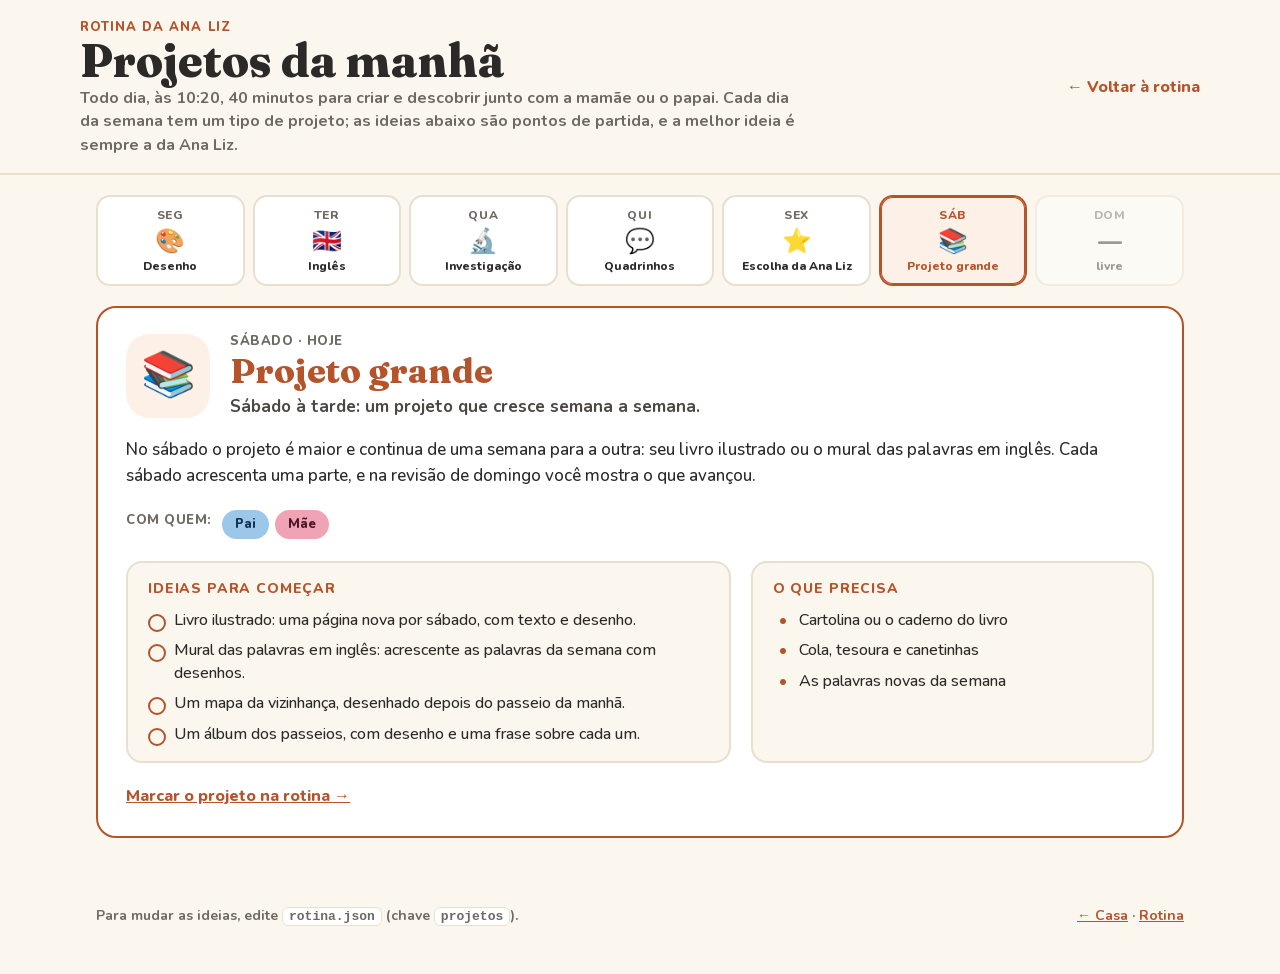
<file: casa/rotina/projetos.html>
<!doctype html>
<html lang="pt-BR">
<head>
  <meta charset="utf-8">
  <meta name="viewport" content="width=device-width, initial-scale=1, viewport-fit=cover">
  <meta name="apple-mobile-web-app-capable" content="yes">
  <meta name="mobile-web-app-capable" content="yes">
  <meta name="apple-mobile-web-app-title" content="Projetos">
  <meta name="theme-color" content="#FBF6EE">
  <link rel="apple-touch-icon" href="/rotina/icon.png">
  <link rel="icon" href="/rotina/icon.png">
  <link rel="preload" href="fonts/fraunces-latin.woff2" as="font" type="font/woff2" crossorigin>
  <link rel="preload" href="fonts/nunito-latin.woff2" as="font" type="font/woff2" crossorigin>
  <link rel="stylesheet" href="rotina.css">
  <title>Projetos da manhã · Rotina da Ana Liz</title>
</head>
<body class="pag-projetos">
  <header class="topo" id="topo">
    <div class="topo-in">
      <div>
        <p class="eyebrow" id="eyebrow">Rotina da Ana Liz</p>
        <div class="dia">
          <h1 id="titulo">Projetos da manhã</h1>
        </div>
        <p class="data" id="intro"></p>
      </div>
      <div class="relogio">
        <a class="voltar" href="./">← Voltar à rotina</a>
      </div>
    </div>
  </header>

  <nav class="semana projetos-nav" id="dias" aria-label="Projeto de cada dia"></nav>

  <main id="lista">
    <p class="carregando">Carregando os projetos…</p>
  </main>

  <div class="conteudo">
    <footer class="rodape">
      <span>Para mudar as ideias, edite <code>rotina.json</code> (chave <code>projetos</code>).</span>
      <span><a href="/">← Casa</a> · <a href="./">Rotina</a></span>
    </footer>
  </div>

  <script src="projetos.js" defer></script>
</body>
</html>
</file>
<file: casa/rotina/rotina.css>
/* Rotina da Ana Liz: mesma identidade do cartaz original (Fraunces + Nunito, papel creme, terracota). */
@font-face { font-family: 'Fraunces'; font-weight: 600 800; font-display: swap; src: url('fonts/fraunces-latin.woff2') format('woff2');
  unicode-range: U+0000-00FF, U+0131, U+0152-0153, U+02BB-02BC, U+02C6, U+02DA, U+02DC, U+0304, U+0308, U+0329, U+2000-206F, U+20AC, U+2122, U+2191, U+2193, U+2212, U+2215, U+FEFF, U+FFFD; }
@font-face { font-family: 'Fraunces'; font-weight: 600 800; font-display: swap; src: url('fonts/fraunces-latin-ext.woff2') format('woff2');
  unicode-range: U+0100-02BA, U+02BD-02C5, U+02C7-02CC, U+02CE-02D7, U+02DD-02FF, U+0304, U+0308, U+0329, U+1D00-1DBF, U+1E00-1E9F, U+1EF2-1EFF, U+2020, U+20A0-20AB, U+20AD-20C0, U+2113, U+2C60-2C7F, U+A720-A7FF; }
@font-face { font-family: 'Nunito'; font-weight: 500 800; font-display: swap; src: url('fonts/nunito-latin.woff2') format('woff2');
  unicode-range: U+0000-00FF, U+0131, U+0152-0153, U+02BB-02BC, U+02C6, U+02DA, U+02DC, U+0304, U+0308, U+0329, U+2000-206F, U+20AC, U+2122, U+2191, U+2193, U+2212, U+2215, U+FEFF, U+FFFD; }
@font-face { font-family: 'Nunito'; font-weight: 500 800; font-display: swap; src: url('fonts/nunito-latin-ext.woff2') format('woff2');
  unicode-range: U+0100-02BA, U+02BD-02C5, U+02C7-02CC, U+02CE-02D7, U+02DD-02FF, U+0304, U+0308, U+0329, U+1D00-1DBF, U+1E00-1E9F, U+1EF2-1EFF, U+2020, U+20A0-20AB, U+20AD-20C0, U+2113, U+2C60-2C7F, U+A720-A7FF; }

:root {
  --papel: #FBF6EE; --cartao: #FFFFFF; --borda: #E8DFCF; --tracejado: #D9CFC0;
  --tinta: #2B2A28; --texto: #4A4744; --apagado: #6E6963;
  --acento: #B5532B; --acento-escuro: #8F3F1F; --agora: #FDF0E6;
  --feito: #2E7A3D; --feito-claro: #E6F2E8;
  --serif: 'Fraunces', Georgia, serif;
}
* { box-sizing: border-box; }
html { -webkit-text-size-adjust: 100%; }
body {
  margin: 0; background: var(--papel); color: var(--tinta);
  font: 500 16px/1.45 'Nunito', 'Trebuchet MS', sans-serif;
  -webkit-tap-highlight-color: transparent;
}
button { font: inherit; color: inherit; }
[hidden] { display: none !important; }

/* Cabeçalho fixo: dia, relógio, agora e progresso. */
.topo {
  position: sticky; top: 0; z-index: 10; background: rgba(251, 246, 238, 0.94);
  -webkit-backdrop-filter: blur(12px); backdrop-filter: blur(12px);
  border-bottom: 2px solid var(--borda); padding: 18px 16px 16px;
}
.topo-in { max-width: 1120px; margin: 0 auto; display: grid; grid-template-columns: 1fr auto; gap: 8px 24px; align-items: end; }
.eyebrow { margin: 0; font-size: 13px; font-weight: 800; letter-spacing: 0.08em; text-transform: uppercase; color: var(--acento); }
.dia { display: flex; align-items: center; gap: 10px; flex-wrap: wrap; }
.dia h1 { margin: 0; font-family: var(--serif); font-weight: 800; font-size: clamp(30px, 4.4vw, 46px); line-height: 1.05; }
.data { margin: 2px 0 0; font-size: 16px; font-weight: 700; color: var(--apagado); }
.nav { display: flex; gap: 6px; align-items: center; }
.nav button {
  width: 40px; height: 40px; border-radius: 999px; border: 2px solid var(--borda); background: var(--cartao);
  font-size: 20px; font-weight: 800; line-height: 1; cursor: pointer; color: var(--apagado);
}
.nav button.hoje { width: auto; padding: 0 14px; font-size: 14px; color: var(--acento); border-color: var(--acento); }
.agenda { position: relative; margin-top: 8px; }
.agenda-btn {
  border: 2px solid var(--borda); background: var(--cartao); border-radius: 999px; padding: 5px 12px 5px 10px;
  font-size: 13px; font-weight: 800; color: var(--texto); cursor: pointer; display: inline-flex; align-items: center; gap: 6px;
}
.agenda-btn::before { content: ''; width: 8px; height: 8px; border-radius: 50%; background: var(--acento); }
.agenda-btn.trocada { border-color: #F2DDA0; background: #FFF7E0; }
.agenda-btn.trocada::before { background: #C99A1E; }
.agenda-btn small { font-weight: 700; color: var(--apagado); }
.agenda-menu {
  position: absolute; left: 0; top: calc(100% + 6px); z-index: 30; min-width: 240px; padding: 6px;
  background: var(--cartao); border: 2px solid var(--borda); border-radius: 14px; box-shadow: 0 10px 30px rgba(0, 0, 0, 0.14);
  display: flex; flex-direction: column; gap: 2px;
}
.agenda-menu button {
  border: none; background: none; text-align: left; padding: 10px 12px; border-radius: 10px; font-weight: 700; cursor: pointer;
  display: flex; justify-content: space-between; gap: 12px; align-items: center;
}
.agenda-menu button:hover { background: var(--papel); }
.agenda-menu button.ativa { background: var(--agora); color: var(--acento-escuro); }
.agenda-menu button small { font-weight: 700; color: var(--apagado); }
.agenda-menu .sep { border-top: 1px dashed var(--tracejado); margin: 4px 6px; }
.relogio { text-align: right; }
.cron-topo { margin: 4px 0 0; font-family: var(--serif); font-weight: 800; font-size: 22px; color: var(--acento); font-variant-numeric: tabular-nums; }
.cron-topo small { font-family: 'Nunito', sans-serif; font-size: 13px; font-weight: 700; color: var(--apagado); margin-left: 6px; }
.hora { font-family: var(--serif); font-weight: 800; font-size: clamp(40px, 6vw, 64px); line-height: 1; font-variant-numeric: tabular-nums; }
.hora small { font-size: 0.42em; color: var(--apagado); margin-left: 2px; }
.agora-txt { margin: 6px 0 0; font-size: 15px; font-weight: 700; color: var(--texto); max-width: 420px; }
.agora-txt b { color: var(--acento); }
.progresso { grid-column: 1 / -1; display: grid; grid-template-columns: auto 1fr auto; gap: 14px; align-items: center; margin-top: 10px; }
.contagem { font-size: 17px; font-weight: 800; white-space: nowrap; }
.contagem span { font-family: var(--serif); font-size: 24px; }
.barra { height: 16px; border-radius: 999px; background: #EFE6D8; overflow: hidden; }
.barra i { display: block; height: 100%; width: 0; border-radius: 999px; background: linear-gradient(90deg, #E08A62, var(--acento)); transition: width 0.5s ease; }
.completo .barra i { background: linear-gradient(90deg, #5BAE6C, var(--feito)); }
.pct { font-weight: 800; font-size: 17px; min-width: 3.2em; text-align: right; font-variant-numeric: tabular-nums; }
.parabens { grid-column: 1 / -1; margin: 4px 0 0; font-weight: 800; color: var(--feito); }

/* Faixa da semana: um botão por dia, com o progresso daquele dia; toque para ver o dia. */
.semana { max-width: 1120px; margin: 0 auto; padding: 20px 16px 0; display: grid; grid-template-columns: repeat(7, 1fr); gap: 8px; }
.semana:empty { display: none; }
.dia-btn {
  border: 2px solid var(--borda); background: var(--cartao); border-radius: 14px; padding: 10px 6px 9px; cursor: pointer;
  display: flex; flex-direction: column; align-items: center; gap: 5px; color: inherit;
}
.dia-btn .abrev { font-size: 12px; font-weight: 800; letter-spacing: 0.06em; text-transform: uppercase; color: var(--apagado); }
.dia-btn .num { font-family: var(--serif); font-weight: 800; font-size: 22px; line-height: 1; }
.dia-btn .mini { width: 100%; height: 6px; border-radius: 999px; background: #EFE6D8; overflow: hidden; }
.dia-btn .mini i { display: block; height: 100%; width: 0; border-radius: 999px; background: var(--acento); transition: width 0.4s ease; }
.dia-btn .cont { font-size: 12px; font-weight: 700; color: var(--apagado); font-variant-numeric: tabular-nums; }
.dia-btn.hoje { border-color: var(--acento); }
.dia-btn.hoje .abrev { color: var(--acento); }
.dia-btn.visto { background: var(--agora); border-color: var(--acento); box-shadow: inset 0 0 0 1px var(--acento); }
.dia-btn.completo .mini i { background: var(--feito); }
.dia-btn.completo .cont { color: var(--feito); }
.dia-btn.futuro { opacity: 0.55; }
.dia-btn.vazio .mini { visibility: hidden; }

/* Lista de atividades. */
main, .conteudo { max-width: 1120px; margin: 0 auto; padding: 20px 16px 48px; display: flex; flex-direction: column; gap: 20px; }
.aviso-dia { margin: 0; padding: 12px 16px; border-radius: 14px; background: #FFF7E0; border: 2px solid #F2DDA0; font-weight: 700; }
.aviso-dia button { border: none; background: none; padding: 0; color: var(--acento); font-weight: 800; text-decoration: underline; cursor: pointer; }
.bloco { background: var(--cartao); border: 2px solid var(--borda); border-radius: 20px; padding: 20px 24px 8px; }
.bloco h2 { margin: 0 0 6px; font-family: var(--serif); font-weight: 800; font-size: 28px; color: var(--acento); }
.bloco h2 small { font-size: 0.72em; color: var(--apagado); font-weight: 700; }
.bloco-cont { float: right; font-family: 'Nunito', sans-serif; font-size: 14px; font-weight: 800; color: var(--apagado); margin-top: 10px; }

.tarefa {
  position: relative; display: grid; grid-template-columns: 88px 1fr auto; gap: 6px 18px; align-items: start;
  padding: 16px 12px; margin: 0 -12px; border-top: 1px dashed var(--tracejado); border-radius: 14px; transition: background 0.2s;
}
.tarefa:first-of-type { border-top-color: transparent; }
.t-hora { font-family: var(--serif); font-weight: 800; font-size: 22px; padding-top: 1px; font-variant-numeric: tabular-nums; }
.t-hora small { display: block; font-family: 'Nunito', sans-serif; font-size: 13px; font-weight: 700; color: var(--apagado); }
.t-titulo { margin: 0 0 3px; font-size: 18px; font-weight: 800; }
.t-desc { margin: 0; font-size: 15px; color: var(--texto); }
.quem { display: flex; flex-wrap: wrap; gap: 6px; margin-top: 8px; }
.quem:empty { display: none; }
.chip { font-size: 13px; font-weight: 800; padding: 5px 11px; border-radius: 999px; border: 2px solid var(--fundo); background: var(--fundo); color: var(--texto-chip); line-height: 1.1; white-space: nowrap; }
.chip.pode { background: transparent; color: var(--contorno); border-color: var(--fundo); }
.acoes { display: flex; gap: 10px; align-items: center; }
.btn-coment {
  width: 44px; height: 44px; border-radius: 999px; border: 2px solid var(--borda); background: var(--cartao);
  display: grid; place-items: center; cursor: pointer; color: var(--apagado);
}
.btn-coment.tem { border-color: var(--acento); color: var(--acento); }
.btn-coment svg { width: 20px; height: 20px; }
.check {
  width: 56px; height: 56px; border-radius: 999px; border: 3px solid #CFC4B2; background: var(--cartao);
  display: grid; place-items: center; cursor: pointer; transition: transform 0.12s, background 0.2s, border-color 0.2s;
}
.check svg { width: 28px; height: 28px; stroke: #fff; opacity: 0; transition: opacity 0.15s; }
.check:active { transform: scale(0.92); }
.feito .check { background: var(--feito); border-color: var(--feito); }
.feito .check svg { opacity: 1; }
.feito .t-titulo { color: var(--feito); }
.feito .t-titulo::after { content: ' · feito'; font-size: 14px; font-weight: 700; }
.feito .t-desc { color: var(--apagado); }
.feito-em { font-size: 13px; font-weight: 700; color: var(--feito); }

/* Cronômetro das atividades com duração (Duolingo, tarefas, projeto…). Local a cada aparelho. */
.cron-btn {
  margin-top: 6px; border: 2px solid var(--borda); background: var(--cartao); border-radius: 999px; padding: 4px 10px;
  font-family: 'Nunito', sans-serif; font-size: 13px; font-weight: 800; color: var(--acento); cursor: pointer; white-space: nowrap;
  font-variant-numeric: tabular-nums;
}
.cron-btn.rodando { background: var(--acento); border-color: var(--acento); color: #fff; font-size: 15px; }
.cron-btn.acabou { background: var(--feito); border-color: var(--feito); color: #fff; animation: pulsa 1s ease-in-out infinite; }
.cron-barra { grid-column: 1 / -1; height: 6px; border-radius: 999px; background: #EFE6D8; overflow: hidden; margin-top: 4px; }
.cron-barra i { display: block; height: 100%; width: 0; background: var(--acento); border-radius: 999px; transition: width 1s linear; }
.tarefa.cronometrando { box-shadow: inset 0 0 0 2px var(--acento); background: #FFF9F3; border-top-color: transparent; }
.tarefa.cronometrando + .tarefa { border-top-color: transparent; }
@keyframes pulsa { 0%, 100% { transform: scale(1); } 50% { transform: scale(1.06); } }

.tarefa.atual { background: var(--agora); box-shadow: inset 0 0 0 2px #F1C6AA; border-top-color: transparent; }
.tarefa.atual + .tarefa { border-top-color: transparent; }
.tag-agora {
  display: inline-block; margin-bottom: 4px; padding: 3px 10px; border-radius: 999px; background: var(--acento); color: #fff;
  font-size: 12px; font-weight: 800; letter-spacing: 0.06em; text-transform: uppercase;
}
.feito.atual { background: var(--feito-claro); box-shadow: inset 0 0 0 2px #B9DCC0; }
.feito .tag-agora { background: var(--feito); }

/* Comentários. */
.coment-previa { margin: 8px 0 0; padding: 8px 12px; border-left: 3px solid var(--acento); background: #FBF3EA; border-radius: 0 10px 10px 0; font-size: 14px; color: var(--texto); white-space: pre-wrap; }
.coment-previa small { display: block; font-size: 12px; font-weight: 700; color: var(--apagado); }
.coment-edit { grid-column: 2 / -1; display: flex; flex-direction: column; gap: 6px; }
.coment-edit textarea {
  width: 100%; min-height: 76px; resize: vertical; padding: 10px 12px; border-radius: 12px; border: 2px solid var(--borda);
  background: #FFFDF9; font: 500 16px/1.4 'Nunito', sans-serif; color: var(--tinta);
}
.coment-edit textarea:focus { outline: none; border-color: var(--acento); }
.coment-rodape { display: flex; justify-content: space-between; align-items: center; font-size: 13px; font-weight: 700; color: var(--apagado); }
.coment-rodape button { border: none; background: none; color: var(--acento); font-weight: 800; cursor: pointer; padding: 4px 0; }

/* Projeto de hoje dentro da linha das 10:20 (e do sábado). */
.proj-hoje {
  margin: 8px 0 0; padding: 10px 14px; border-radius: 12px; background: #FFF7E0; border: 2px solid #F2DDA0;
  display: flex; flex-wrap: wrap; align-items: baseline; gap: 4px 10px; font-size: 15px;
}
.proj-hoje .proj-rotulo { font-size: 12px; font-weight: 800; letter-spacing: 0.06em; text-transform: uppercase; color: #8A6A00; }
.proj-hoje b { font-size: 17px; }
.proj-hoje .proj-res { color: var(--texto); }
.proj-hoje a { font-weight: 800; color: var(--acento); white-space: nowrap; margin-left: auto; }
.feito .proj-hoje { opacity: 0.6; }

/* Página dos projetos (projetos.html). */
.pag-projetos .voltar { font-weight: 800; color: var(--acento); text-decoration: none; font-size: 16px; }
.pag-projetos .topo-in { align-items: center; }
.pag-projetos .data { max-width: 720px; }
.projetos-nav .dia-btn .emoji { font-family: 'Nunito', sans-serif; font-size: 24px; }
.projetos-nav .dia-btn .cont { font-size: 12px; font-weight: 800; color: var(--tinta); white-space: nowrap; overflow: hidden; text-overflow: ellipsis; max-width: 100%; }
.projetos-nav .dia-btn:disabled { cursor: default; opacity: 0.45; }
.projetos-nav .dia-btn.hoje .cont { color: var(--acento); }
.projeto { padding: 24px 28px 28px; }
.projeto.hoje { border-color: var(--acento); }
.proj-cab { display: flex; gap: 20px; align-items: center; }
.proj-emoji { flex: none; width: 84px; height: 84px; border-radius: 24px; background: var(--agora); display: grid; place-items: center; font-size: 44px; }
.projeto .bs { margin: 0 0 2px; font-size: 13px; font-weight: 800; color: var(--apagado); letter-spacing: 0.04em; text-transform: uppercase; }
.projeto h2 { margin: 0; font-family: var(--serif); font-weight: 800; font-size: 34px; color: var(--acento); line-height: 1.1; }
.proj-resumo { margin: 4px 0 0; font-size: 17px; font-weight: 700; color: var(--texto); }
.proj-desc { margin: 18px 0 0; font-size: 17px; line-height: 1.5; }
.proj-quem { display: flex; align-items: center; gap: 10px; margin-top: 14px; }
.proj-quem-rotulo { font-size: 13px; font-weight: 800; color: var(--apagado); text-transform: uppercase; letter-spacing: 0.04em; }
.proj-colunas { display: grid; grid-template-columns: 3fr 2fr; gap: 20px; margin-top: 22px; }
.proj-lista { background: var(--papel); border: 2px solid var(--borda); border-radius: 16px; padding: 16px 20px; }
.proj-lista h3 { margin: 0 0 10px; font-size: 14px; font-weight: 800; letter-spacing: 0.06em; text-transform: uppercase; color: var(--acento); }
.proj-lista ul { margin: 0; padding: 0; list-style: none; display: flex; flex-direction: column; gap: 8px; }
.proj-lista li { position: relative; padding-left: 26px; font-size: 16px; line-height: 1.4; }
.proj-lista.ideias li::before { content: ''; position: absolute; left: 0; top: 5px; width: 14px; height: 14px; border-radius: 50%; border: 2px solid var(--acento); }
.proj-lista.materiais li::before { content: '•'; position: absolute; left: 6px; top: 0; color: var(--acento); font-weight: 800; }
.proj-voltar { display: inline-block; margin-top: 22px; font-weight: 800; color: var(--acento); }
.rodape code { font-size: 13px; background: var(--cartao); border: 1px solid var(--borda); border-radius: 6px; padding: 1px 6px; }

/* Rodapé e mensagens. */
.rodape { display: flex; flex-wrap: wrap; justify-content: space-between; gap: 12px; align-items: center; color: var(--apagado); font-size: 14px; font-weight: 700; }
.rodape .quem { margin: 0; }
.rodape a { color: var(--acento); }
.toast {
  position: fixed; left: 50%; bottom: 20px; transform: translateX(-50%); z-index: 20; max-width: calc(100% - 32px);
  background: var(--tinta); color: #fff; padding: 10px 16px; border-radius: 12px; font-weight: 700; font-size: 14px;
  box-shadow: 0 6px 20px rgba(0, 0, 0, 0.18);
}
.carregando { padding: 60px 16px; text-align: center; color: var(--apagado); font-weight: 700; }

@media (max-width: 640px) {
  /* No celular o cabeçalho fixo fica compacto: dia e hora na mesma linha, sem a linha de título. */
  .topo { padding: 10px 16px 12px; }
  .topo-in { grid-template-columns: 1fr auto; gap: 2px 12px; align-items: center; }
  .eyebrow { display: none; }
  .dia { gap: 8px; }
  .dia h1 { font-size: 26px; }
  .nav button { width: 34px; height: 34px; font-size: 18px; }
  .nav button.hoje { padding: 0 10px; font-size: 13px; }
  .data { font-size: 14px; }
  .agenda { margin-top: 4px; }
  .agenda-btn { font-size: 12px; padding: 3px 10px 3px 8px; }
  .hora { font-size: 34px; }
  .cron-topo { font-size: 18px; text-align: right; }
  .agora-txt { grid-column: 1 / -1; order: 3; margin: 4px 0 0; font-size: 14px; max-width: none; text-align: left; }
  .relogio { display: contents; }
  .hora { grid-column: 2; grid-row: 1; text-align: right; }
  .progresso { grid-template-columns: auto 1fr auto; gap: 10px; margin-top: 6px; order: 4; }
  .contagem { font-size: 15px; }
  .contagem span { font-size: 20px; }
  .barra { height: 12px; }
  .pct { font-size: 15px; }
  .semana { gap: 4px; padding-top: 12px; }
  .dia-btn { padding: 8px 2px 7px; border-radius: 10px; gap: 4px; }
  .dia-btn .abrev { font-size: 10px; letter-spacing: 0.02em; }
  .dia-btn .num { font-size: 18px; }
  .dia-btn .cont { display: none; }
  .bloco { padding: 16px 16px 4px; border-radius: 16px; }
  .tarefa { grid-template-columns: 58px 1fr auto; gap: 4px 10px; }
  .t-hora { font-size: 18px; }
  .t-titulo { font-size: 16px; }
  .t-desc { font-size: 14px; }
  .acoes { flex-direction: column-reverse; gap: 8px; }
  .check { width: 48px; height: 48px; }
  .coment-edit { grid-column: 1 / -1; }
  .proj-hoje a { margin-left: 0; }
  .projetos-nav .dia-btn .cont { display: none; }
  .projeto { padding: 18px 16px 20px; }
  .proj-emoji { width: 60px; height: 60px; font-size: 32px; border-radius: 18px; }
  .projeto h2 { font-size: 26px; }
  .proj-colunas { grid-template-columns: 1fr; gap: 12px; }
}
@media print {
  .topo { position: static; }
  .nav, .acoes, .toast, .semana { display: none !important; }
}
</file>
